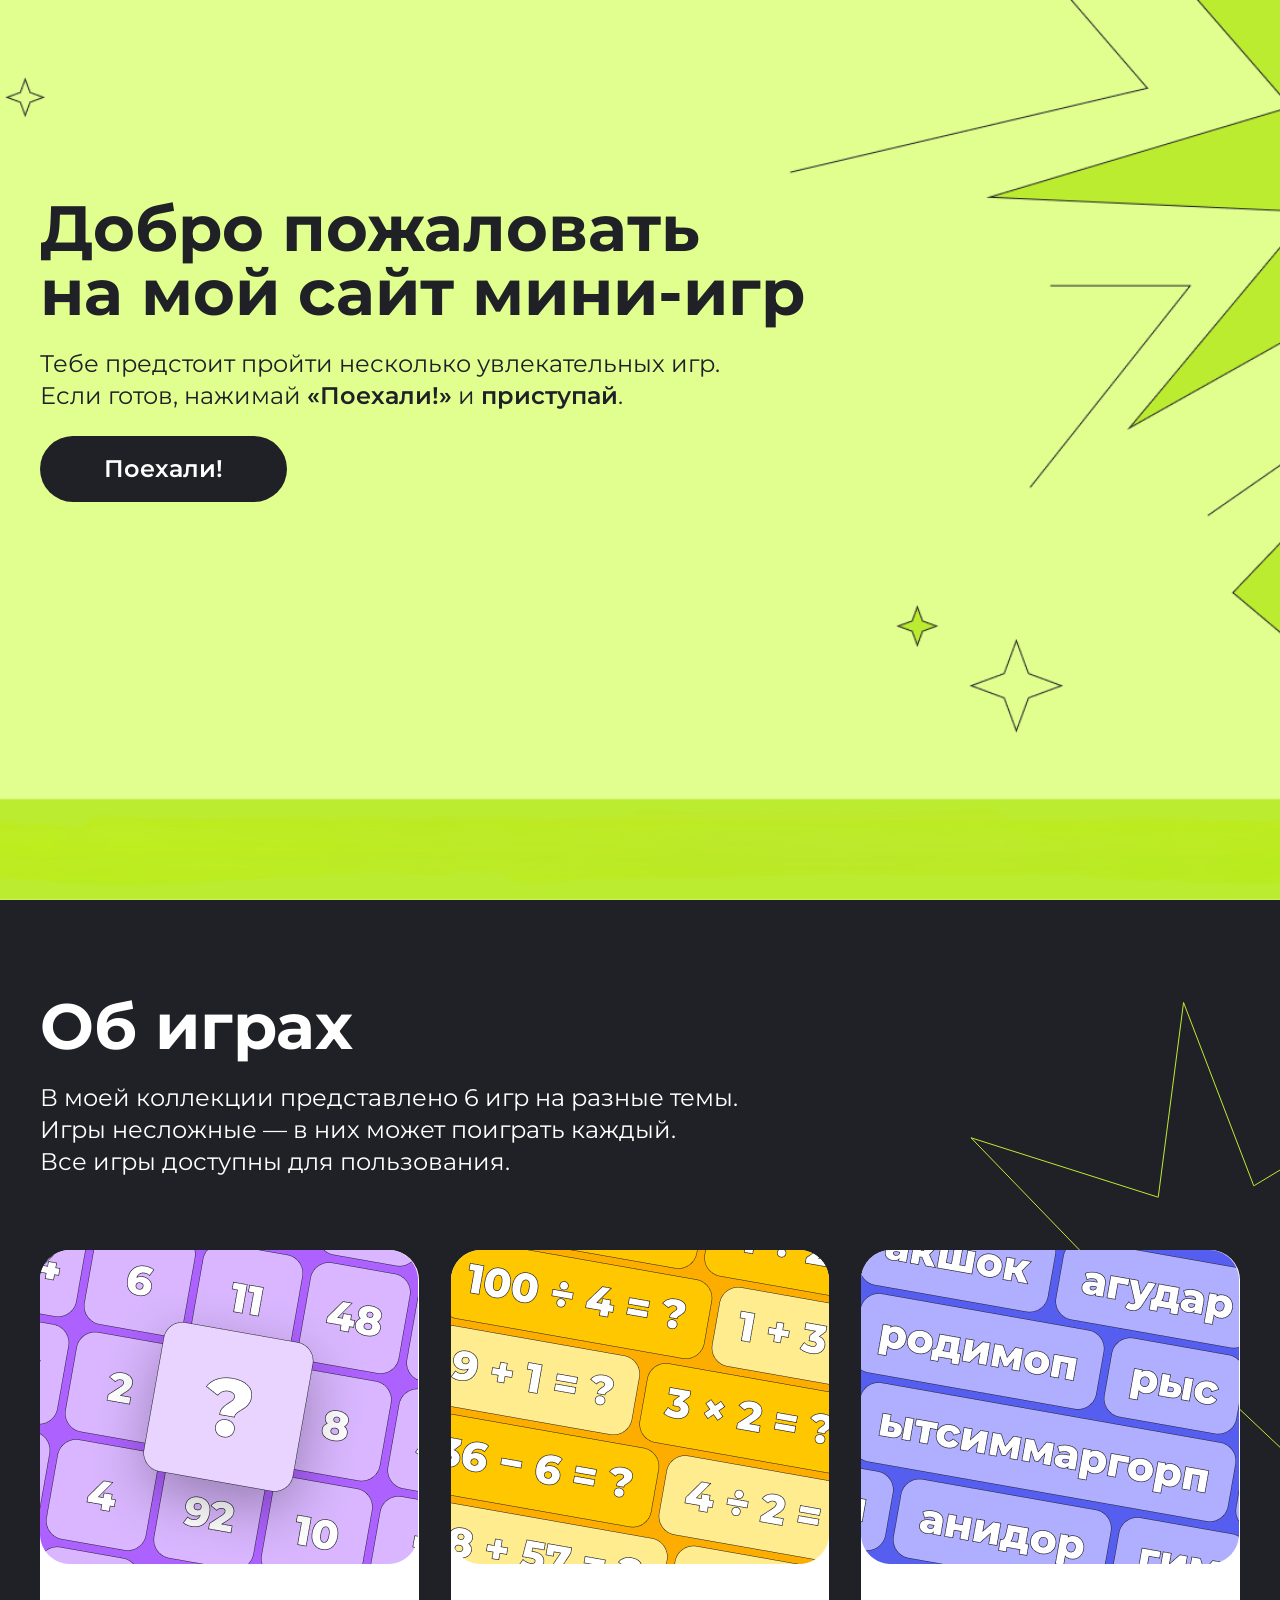
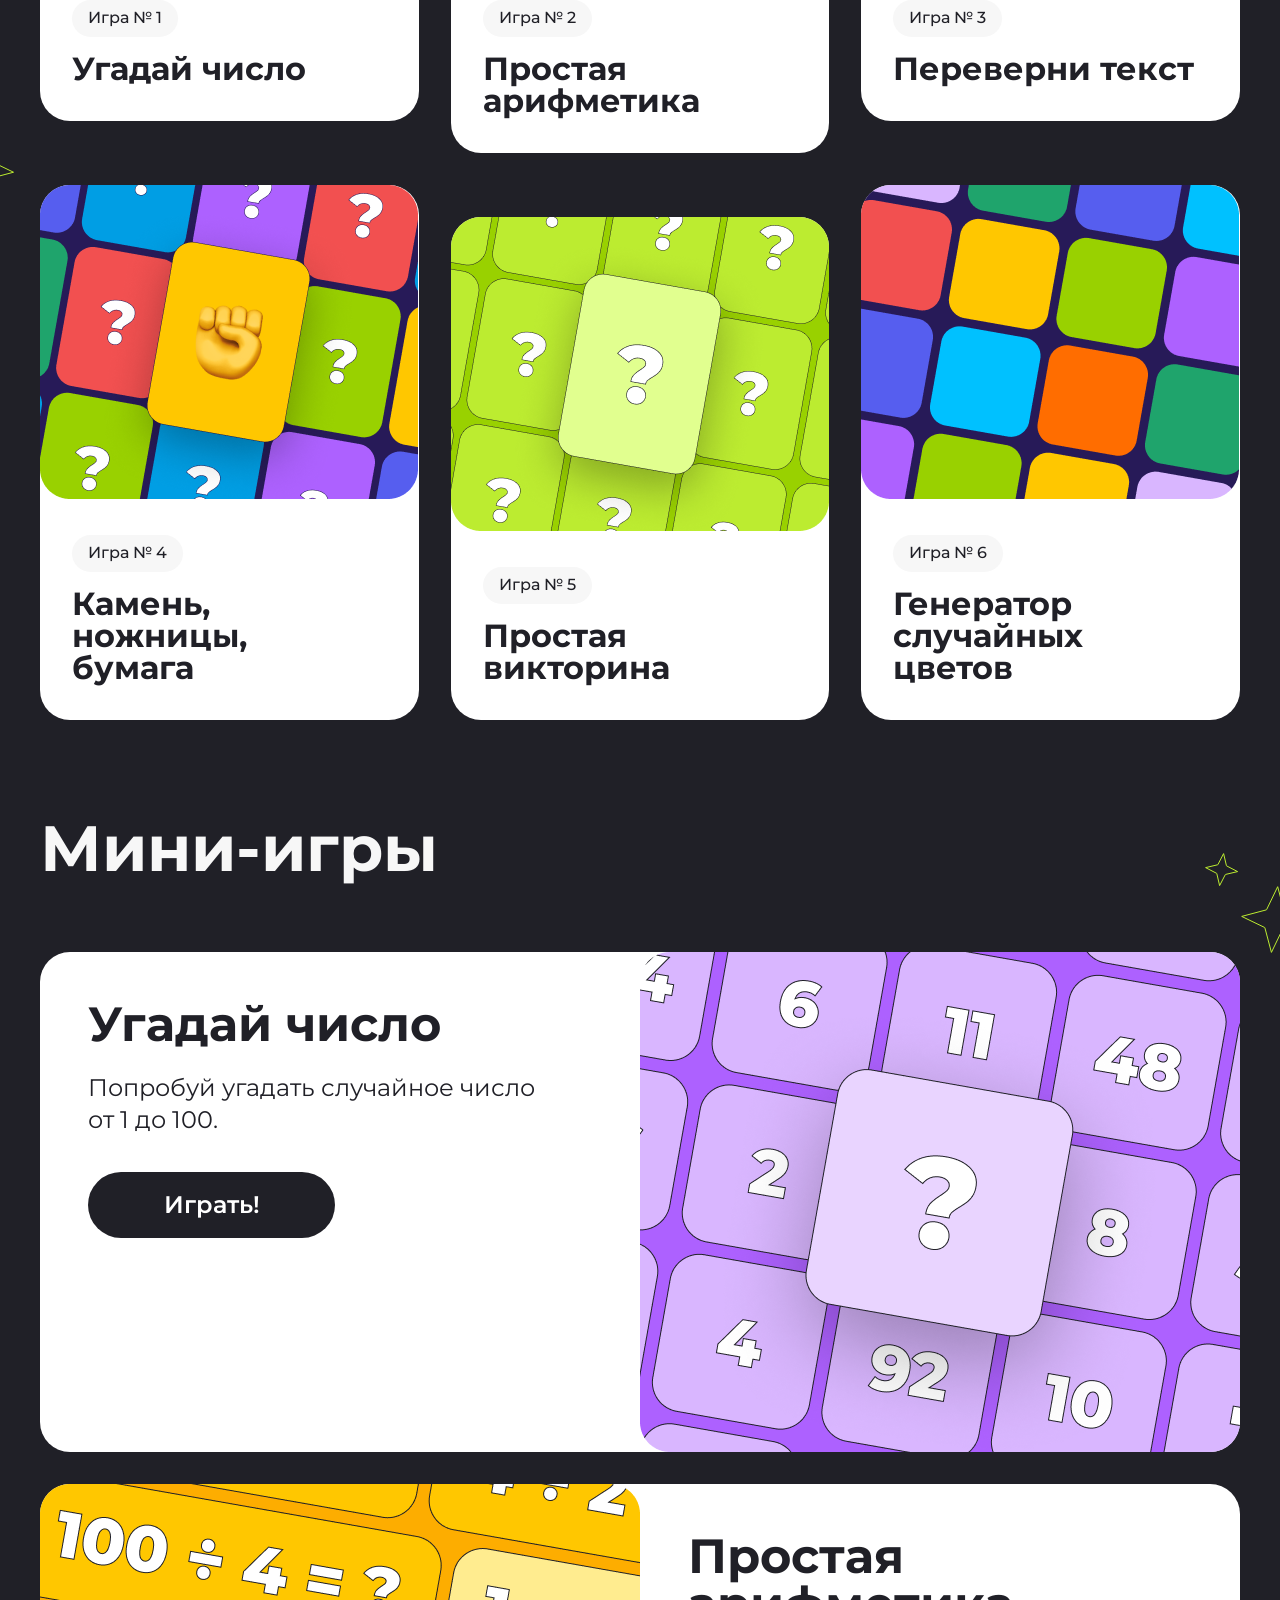
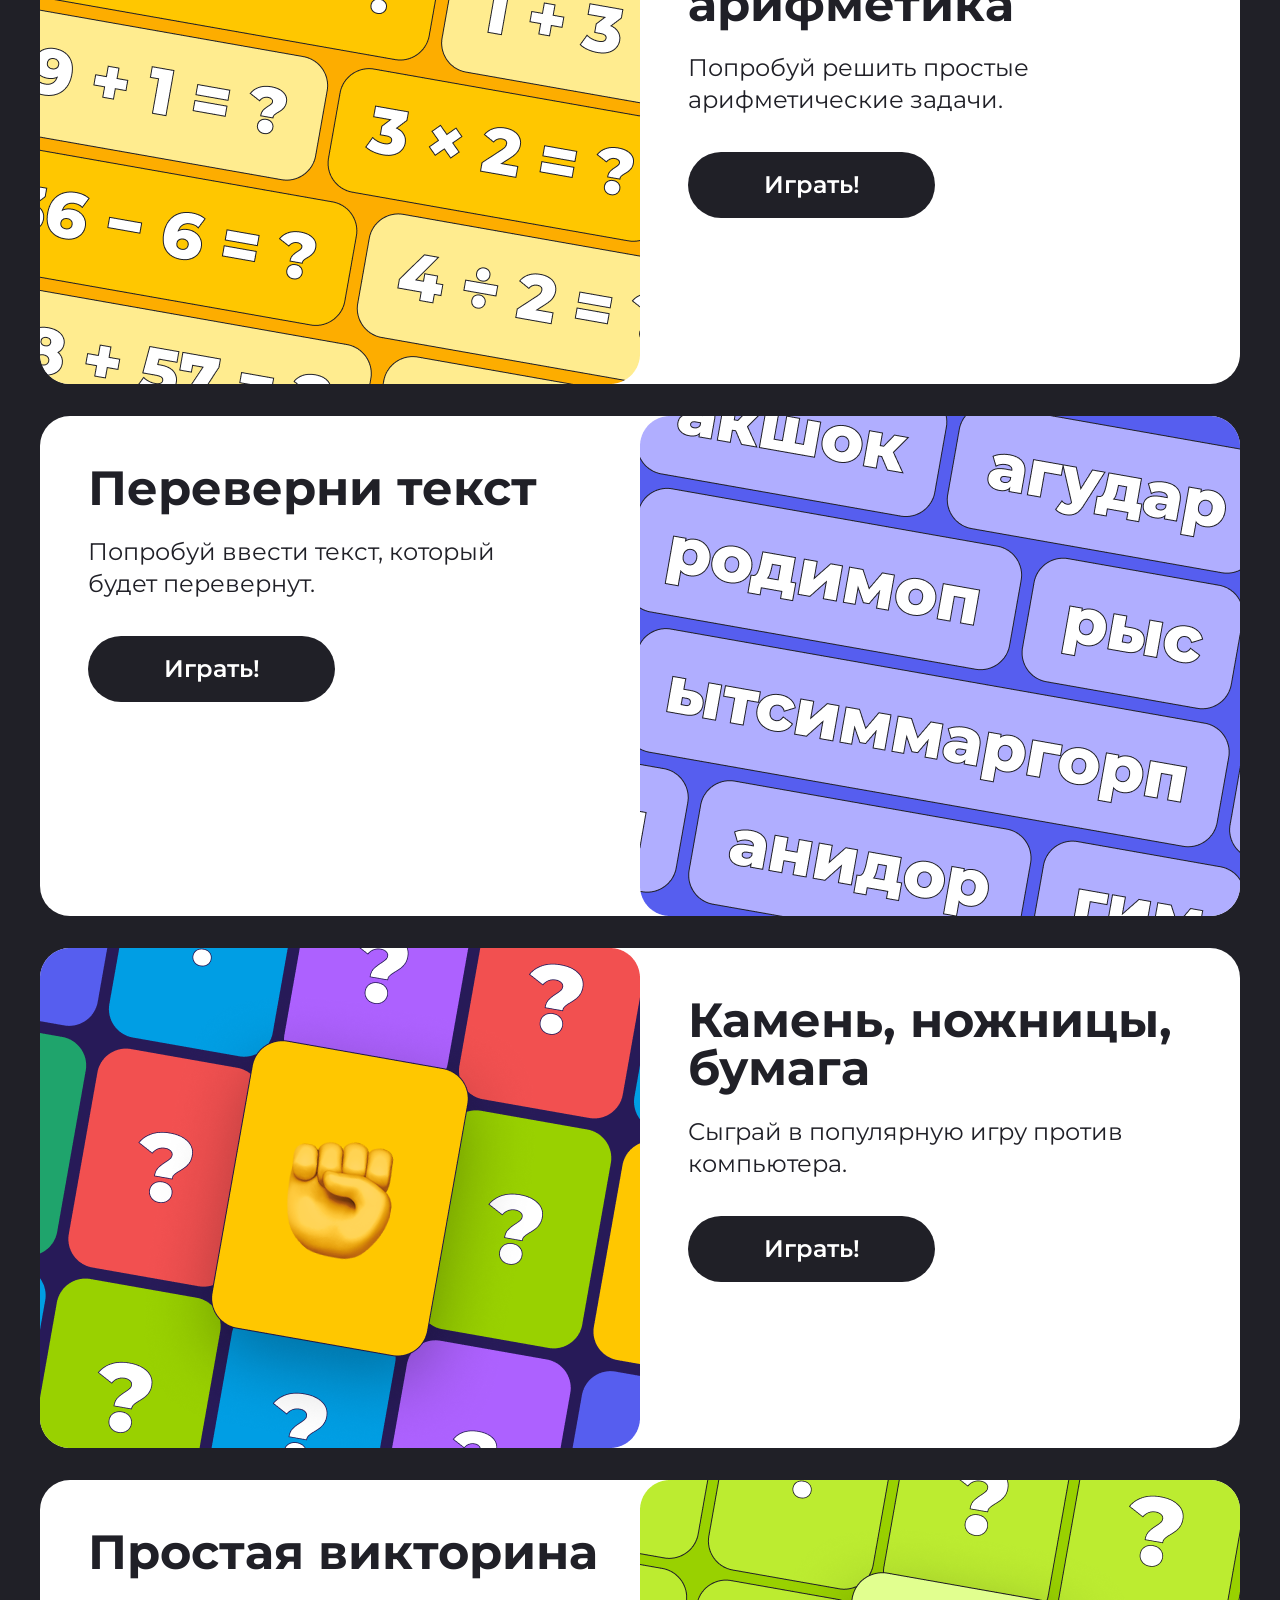
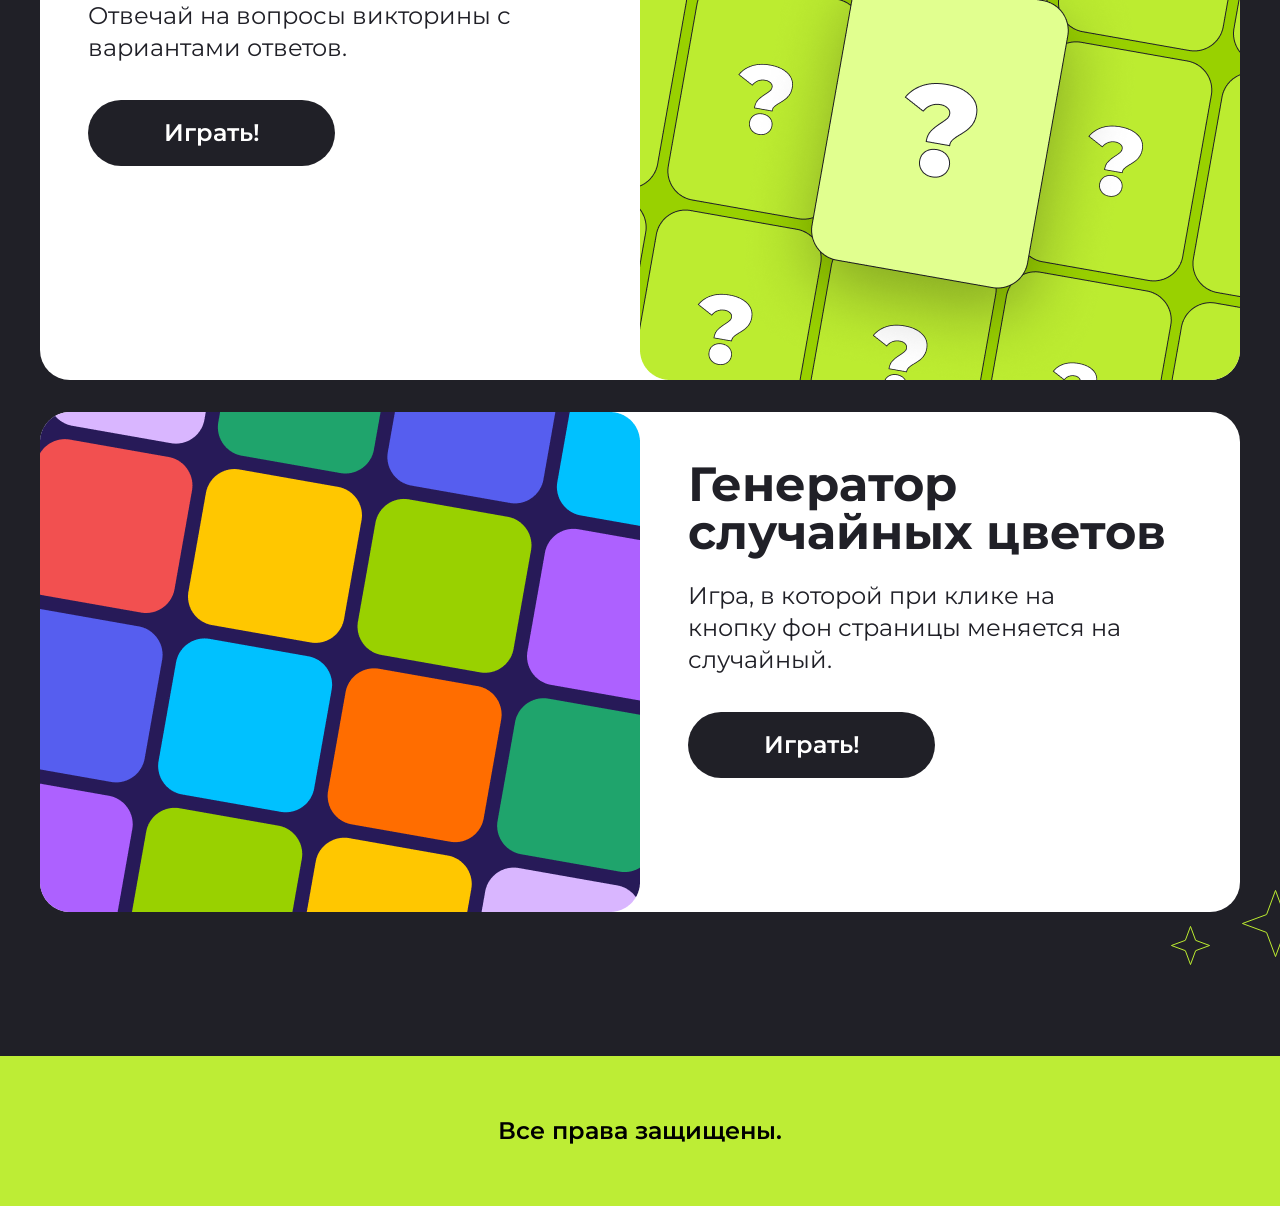
<file: new_sait/index.html>
<!DOCTYPE html>
<html lang="en">

<head>
    <meta charset="UTF-8">
    <meta name="viewport" content="width=device-width, initial-scale=1.0">
    <title>Document</title>
    <link rel="preconnect" href="https://fonts.googleapis.com">
    <link rel="preconnect" href="https://fonts.gstatic.com" crossorigin>
    <link
        href="https://fonts.googleapis.com/css2?family=Montserrat:ital,wght@0,100..900;1,100..900&family=Poppins:ital,wght@0,100;0,200;0,300;0,400;0,500;0,600;0,700;0,800;0,900;1,100;1,200;1,300;1,400;1,500;1,600;1,700;1,800;1,900&display=swap"
        rel="stylesheet">
    <link rel="stylesheet" href="style_for-mini.css">
</head>

<body>
    <header class="header ">
        <div class="header__main center">
            <h1 class="header__zag">
                Добро пожаловать <br> на мой сайт мини-игр
            </h1>
            <p class="header__text">
                Тебе предстоит пройти несколько увлекательных игр.  Если готов, нажимай <span
                    class="header__bold">«Поехали!»</span> и <span class="header__bold">приступай</span>.
            </p>
            <button class="header__but" onclick="location.href='#about'">Поехали!</button>
        </div>
        <div class="header__footer">

        </div>
    </header>

    <main>
        <section class="about" id="about">
            <div class="about__wrapper center">
                <div class="about__opis">

                    <h2 class="about__zag">
                        Об играх
                    </h2>

                    <p class="about__text">
                        В моей коллекции представлено 6 игр на разные темы. <br>
                        Игры несложные — в них может поиграть каждый. <br>
                        Все игры доступны для пользования.
                    </p>
                </div>
                <div class="about__game">

                    <div class="about__item small" onclick="location.href='#game1'">
                        <img src="./img/game-about1.png" alt="" class="about__img">
                        <div class="about__text-box">
                            <p class="about__game-nuumber">Игра № 1</p>
                            <p class="about__game-name">Угадай число</p>
                        </div>
                    </div>

                    <div class="about__item big" onclick="location.href='#game2'">
                        <img src="./img/game-about2.png" alt="" class="about__img">
                        <div class="about__text-box">
                            <p class="about__game-nuumber">Игра № 2</p>
                            <p class="about__game-name">Простая<br> арифметика</p>

                        </div>
                    </div>

                    <div class="about__item small" onclick="location.href='#game3'">
                        <img src="./img/game-about3.png" alt="" class="about__img">
                        <div class="about__text-box">
                            <p class="about__game-nuumber">Игра № 3</p>
                            <p class="about__game-name">Переверни текст</p>
                        </div>
                    </div>

                    <div class="about__item big" onclick="location.href='#game4'">
                        <img src="./img/game-about4.png" alt="" class="about__img">
                        <div class="about__text-box">
                            <p class="about__game-nuumber">Игра № 4</p>
                            <p class="about__game-name">Камень,<br> ножницы,<br> бумага</p>
                        </div>
                    </div>

                    <div class="about__item small order1" onclick="location.href='#game5'">
                        <img src="./img/game-about5.png" alt="" class="about__img">
                        <div class="about__text-box">
                            <p class="about__game-nuumber">Игра № 5</p>
                            <p class="about__game-name">Простая <br> викторина</p>
                        </div>
                    </div>

                    <div class="about__item big " onclick="location.href='#game6'">
                        <img src="./img/game-about6.png" alt="" class="about__img">
                        <div class="about__text-box">
                            <p class="about__game-nuumber">Игра № 6</p>
                            <p class="about__game-name">Генератор <br>случайных<br> цветов</p>
                        </div>
                    </div>
                </div>
            </div>
        </section>
        <section class="mini-game center">
            <h2 class="mini-game__zag">Мини-игры</h2>

            <div class="mini-game__wrapper" id="game1">
                <div class="mini-game__item">
                    <div class="mini-game__text-box">
                        <p class="mini-game__name">Угадай число</p>
                        <p class="mini-game__opis">Попробуй угадать случайное число от 1 до 100.</p>
                        <button class="mini-game__btn" onclick="randomNumberGame()">Играть!</button>
                    </div>
                    <img src="./img/game1.png" alt="" class="mini-game__img">
                </div>
                <div class="mini-game__item" id="game2">
                    <img src="./img/game2.png" alt="" class="mini-game__img">
                    <div class="mini-game__text-box">
                        <p class="mini-game__name">Простая арифметика</p>
                        <p class="mini-game__opis">Попробуй решить простые  арифметические задачи.</p>
                        <button class="mini-game__btn">Играть!</button>
                    </div>
                </div>
                <div class="mini-game__item" id="game3">
                    <div class="mini-game__text-box">
                        <p class="mini-game__name">Переверни текст</p>
                        <p class="mini-game__opis">Попробуй ввести текст, который  будет перевернут.</p>
                        <button class="mini-game__btn">Играть!</button>
                    </div>
                    <img src="./img/game3.png" alt="" class="mini-game__img">
                </div>
                <div class="mini-game__item" id="game4">
                    <img src="./img/game4.png" alt="" class="mini-game__img">
                    <div class="mini-game__text-box">
                        <p class="mini-game__name">Камень, ножницы, бумага</p>
                        <p class="mini-game__opis">Сыграй в популярную игру против компьютера.</p>
                        <button class="mini-game__btn">Играть!</button>
                    </div>
                </div>
                <div class="mini-game__item" id="game5">
                    <div class="mini-game__text-box">
                        <p class="mini-game__name">Простая викторина</p>
                        <p class="mini-game__opis">Отвечай на вопросы викторины  с вариантами ответов.</p>
                        <button class="mini-game__btn">Играть!</button>
                    </div>
                    <img src="./img/game5.png" alt="" class="mini-game__img">
                </div>
                <div class="mini-game__item element" id="game6">
                    <img src="./img/game6.png" alt="" class="mini-game__img">
                    <div class="mini-game__text-box">
                        <p class="mini-game__name">Генератор случайных цветов</p>
                        <p class="mini-game__opis">Игра, в которой при клике на кнопку  фон страницы меняется на
                            случайный.</p>
                        <button class="mini-game__btn">Играть!</button>
                    </div>
                </div>
            </div>
        </section>
    </main>

    <footer class="footer">
        Все права защищены.
    </footer>

    <script src="hw-5.js"></script>
</body>

</html>
</file>
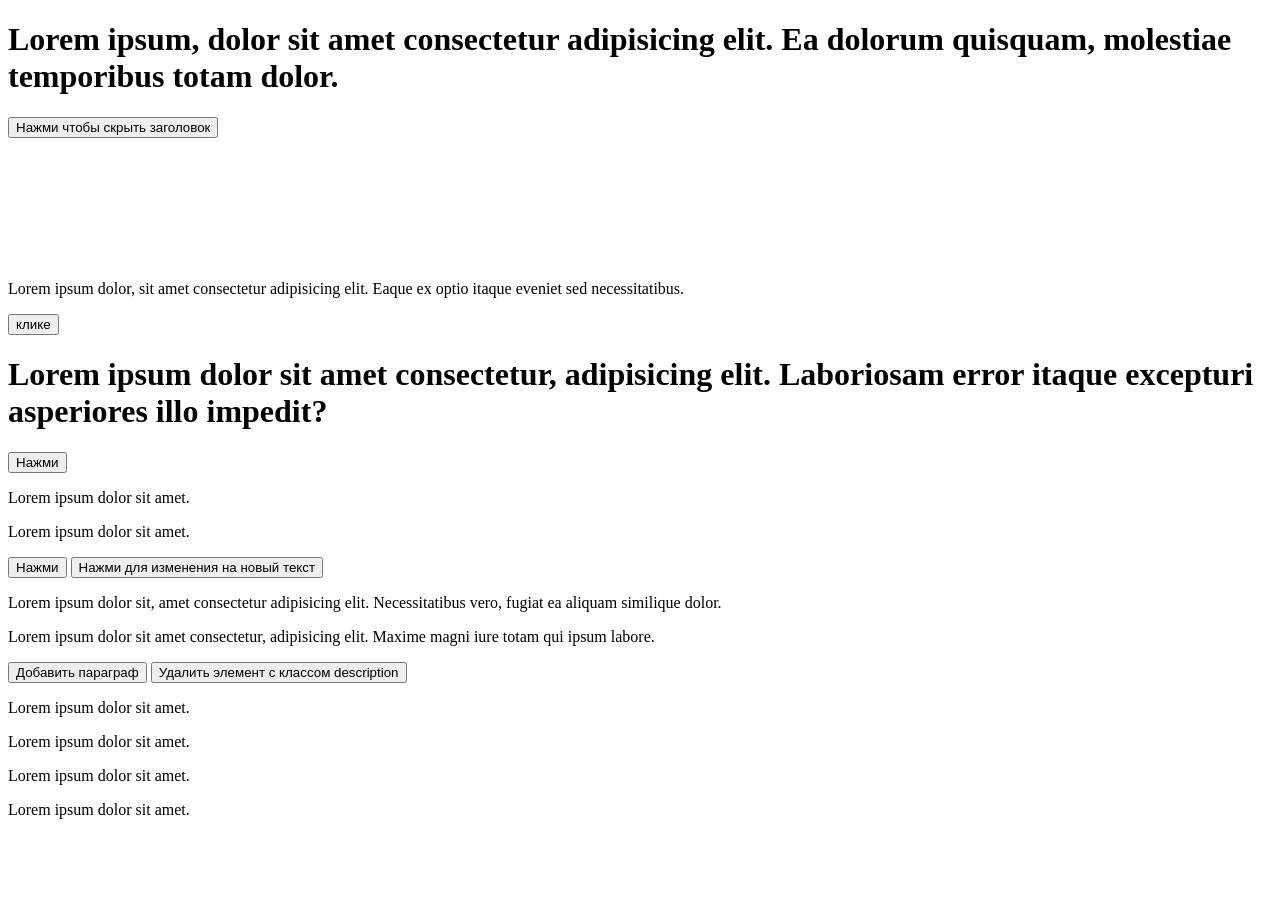
<file: new_sait/new.html>
<!DOCTYPE html>
<html lang="en">

<head>
    <meta charset="UTF-8">
    <meta name="viewport" content="width=device-width, initial-scale=1.0">
    <title>Document</title>
</head>

<body>

    <h1 class="test">Lorem ipsum, dolor sit amet consectetur adipisicing elit. Ea dolorum quisquam, molestiae temporibus
        totam dolor.</h1>
    <button class="test__click">Нажми чтобы скрыть заголовок</button>

    <br><br><br><br><br><br><br><br>

    <p class="ElemColor">Lorem ipsum dolor, sit amet consectetur adipisicing elit. Eaque ex optio itaque eveniet sed
        necessitatibus.</p>

    <button class="btnColor">клике</button>

    <h1 class="text">Lorem ipsum dolor sit amet consectetur, adipisicing elit. Laboriosam error itaque excepturi
        asperiores illo impedit?</h1>
    <button class="textTrade">Нажми</button>


    <p class="description">Lorem ipsum dolor sit amet.</p>
    <p class="description">Lorem ipsum dolor sit amet.</p>

    <button class="btntrade2">Нажми</button>

    <button class="btntrade3">Нажми для изменения на новый текст </button><br>
    
    <p class="description">Lorem ipsum dolor sit, amet consectetur adipisicing elit. Necessitatibus vero, fugiat ea aliquam similique dolor.</p>
    <p class="description">Lorem ipsum dolor sit amet consectetur, adipisicing elit. Maxime magni iure totam qui ipsum labore.</p>

    <button class="addBtn">Добавить параграф</button>

    <button class="remove">Удалить элемент с классом description</button>

    
    <p class="description">Lorem ipsum dolor sit amet.</p>
    <p class="description">Lorem ipsum dolor sit amet.</p>

    <p class="description">Lorem ipsum dolor sit amet.</p>
    <p class="description">Lorem ipsum dolor sit amet.</p>


    <script src="hw-9.js"></script>

</body>

</html>
</file>
<file: new_sait/style_for-mini.css>
* {
  margin: 0;
  padding: 0;
  font-family: "Montserrat";
}

.center {
  padding-left: calc(50% - 600px);
  padding-right: calc(50% - 600px);
}

html {
  scroll-behavior: smooth;
}

button {
  border: none;
}

.header {
  background-image: url(./img/kryt.png);
  min-height: 100vh;
  background-repeat: no-repeat;
  background-size: cover;
  background-position: center center;
}
.header__main {
  padding-top: 196px;
  display: flex;
  gap: 24px;
  flex-direction: column;
}
.header__but {
  width: 247px;
  padding: 16px 28px;
  background-color: #202027;
  color: white;
  border-radius: 60px;
  font-weight: 600;
  font-size: 24px;
  line-height: 142%;
  letter-spacing: 0%;
  text-align: center;
}
.header__zag {
  font-weight: 700;
  font-size: 64px;
  line-height: 100%;
  letter-spacing: 0px;
  color: #202027;
}
.header__text {
  font-weight: 400;
  font-size: 24px;
  line-height: 32px;
  letter-spacing: 0px;
  vertical-align: middle;
  max-width: 720px;
  color: #202027;
}
.header__bold {
  font-weight: 600;
  font-size: 24px;
  line-height: 32px;
  letter-spacing: 0px;
  color: #202027;
}
.header__but:hover {
  background-color: white;
  color: black;
  transition: all 1.5s;
}

.about {
  background-color: #202027;
  padding-bottom: 96px;
  padding-top: 94px;
}
.about__wrapper {
  display: flex;
  flex-direction: column;
  gap: 72px;
}
.about__zag {
  font-weight: 700;
  font-size: 64px;
  line-height: 100%;
  letter-spacing: 0px;
  color: white;
}
.about__text {
  font-weight: 400;
  font-size: 24px;
  line-height: 32px;
  letter-spacing: 0px;
  color: white;
}
.about__opis {
  display: flex;
  gap: 24px;
  flex-direction: column;
  position: relative;
}
.about__game-nuumber {
  padding: 8px 16px 10px;
  background-color: #F7F7F7;
  font-weight: 500;
  font-style: Medium;
  font-size: 16px;
  letter-spacing: 0px;
  border-radius: 53px;
  display: inline-block;
  margin-bottom: 16px;
  color: #202027;
}
.about__game-name {
  font-weight: 700;
  font-style: Bold;
  font-size: 32px;
  line-height: 100%;
  letter-spacing: 0px;
  color: #202027;
}
.about__item {
  background-color: #FFFFFF;
  border-radius: 30px;
  z-index: 1;
}
.about__game {
  display: grid;
  grid-template-columns: repeat(12, 1fr);
  align-items: start;
  gap: 32px;
  position: relative;
}
.about__text-box {
  padding-left: 32px;
  padding-top: 32px;
  padding-bottom: 36px;
}
.about__img {
  max-width: 100%;
}
.about__item:hover {
  transform: scale(1.1);
  transition: all 1.5s;
}
.about__game::before {
  content: url(./img/Star\ 1.svg);
  position: absolute;
  top: -250px;
  right: -160px;
  z-index: 0;
}
.about__game::after {
  content: url(./img/Star\ 12.svg);
  position: absolute;
  z-index: 0;
  left: -80px;
  top: 46%;
  z-index: 0;
}
.about__opis::before {
  content: url(./img/Star\ 11.svg);
  position: absolute;
  z-index: 0;
  left: -94px;
  top: 389%;
}

.order1 {
  align-self: flex-end;
}

.big {
  grid-column: span 4;
}

.small {
  grid-column: span 4;
}

.mini-game {
  background-color: #202027;
  padding-bottom: 144px;
}
.mini-game__zag {
  font-weight: 700;
  font-size: 64px;
  line-height: 100%;
  letter-spacing: 0px;
  color: #F7F7F7;
  margin-bottom: 72px;
}
.mini-game__wrapper {
  display: flex;
  flex-direction: column;
  gap: 32px;
  position: relative;
}
.mini-game__item {
  background-color: #FFFFFF;
  border-radius: 30px;
  display: flex;
  justify-content: space-between;
}
.mini-game__text-box {
  flex-grow: 600px;
  padding-left: 48px;
  flex-grow: 1;
  padding-top: 48px;
}
.mini-game__img {
  flex-grow: 600px;
}
.mini-game__btn {
  width: 247px;
  padding: 16px 28px;
  background-color: #202027;
  color: white;
  border-radius: 60px;
  font-weight: 600;
  font-size: 24px;
  line-height: 142%;
  letter-spacing: 0%;
  text-align: center;
}
.mini-game__name {
  font-weight: 700;
  font-style: Bold;
  font-size: 48px;
  line-height: 100%;
  letter-spacing: 0px;
  margin-bottom: 24px;
  color: #202027;
}
.mini-game__opis {
  font-weight: 400;
  font-size: 24px;
  line-height: 32px;
  letter-spacing: 0px;
  margin-bottom: 36px;
  width: 457px;
  color: #202027;
}
.mini-game__btn:hover {
  background-color: white;
  color: black;
  transition: all 1.5s;
}
.mini-game__wrapper::after {
  content: url(./img/Star\ 6.svg);
  position: absolute;
  left: 100%;
  top: -67px;
}
.mini-game__wrapper::before {
  content: url(./img/Star\ 7.svg);
  position: absolute;
  left: 97%;
  top: -100px;
}

.footer {
  background-color: #BDED35;
  height: 150px;
  display: flex;
  justify-content: center;
  align-items: center;
  font-weight: 600;
  font-size: 24px;
  line-height: 100%;
  letter-spacing: 0px;
  position: relative;
}

.element::after {
  content: url(./img/Star\ 8.svg);
  position: absolute;
  bottom: -50px;
  right: -70px;
}

.element::before {
  content: url(./img/Star\ 10.svg);
  position: absolute;
  bottom: -58px;
  right: 29px;
}

button:hover {
  border: none;
}

@media (max-width: 1200px) {
  .center {
    padding-left: calc(50% - 400px);
    padding-right: calc(50% - 400px);
  }
  .mini-game__zag {
    font-size: 52px;
    padding-top: 49px;
  }
  .mini-game__text-box {
    padding-bottom: 32px;
    padding-left: 32px;
    width: 400px;
  }
  .mini-game__name {
    font-size: 24px;
  }
  .mini-game__opis {
    font-size: 16px;
    width: 275px;
    line-height: 24px;
  }
  .mini-game__img {
    width: 400px;
  }
  .mini-game__wrapper::after {
    content: none;
    display: none;
  }
  .mini-game__wrapper::before {
    content: none;
    display: none;
  }
  .header {
    height: 30vh;
  }
  .header__zag {
    font-size: 52px;
  }
  .header__text {
    font-size: 24px;
  }
  .header__bold {
    font-size: 24px;
  }
  .header__main {
    padding-top: 147px;
  }
  .header__but {
    padding-top: 16px;
    padding-bottom: 16px;
    font-size: 24px;
  }
  .footer {
    font-size: 24px;
  }
  .element::after {
    content: none;
    display: none;
  }
  .element::before {
    content: none;
    display: none;
  }
  .about__game::before {
    content: none;
    display: none;
  }
  .about__game::after {
    content: none;
    display: none;
  }
  .about__opis::before {
    content: none;
    display: none;
  }
  .about__game-name {
    font-size: 22px;
  }
  .about__text-box {
    padding-left: 20px;
  }
}
@media (max-width: 800px) {
  .center {
    padding-left: calc(50% - 172px);
    padding-right: calc(50% - 172px);
  }
  .about {
    display: none;
  }
  .mini-game {
    padding-bottom: 49px;
  }
  .mini-game__zag {
    font-size: 40px;
    padding-top: 49px;
    margin-bottom: 48px;
  }
  .mini-game__item {
    flex-direction: column;
    padding-bottom: 32px;
  }
  .mini-game__text-box {
    order: 1;
    padding-top: 29px;
    padding-bottom: 0;
  }
  .mini-game__img {
    order: 0;
    width: 100%;
  }
  .mini-game__name {
    font-size: 32px;
    margin-bottom: 16px;
    width: 200px;
  }
  .mini-game__opis {
    font-size: 16px;
    margin-bottom: 32px;
    line-height: 24px;
    width: 275px;
  }
  .mini-game__btn {
    width: 285px;
    font-size: 16px;
    font-weight: 600;
    font-size: 16px;
    line-height: 142%;
    letter-spacing: 0%;
    text-align: center;
  }
  .mini-game__wrapper::after {
    content: none;
    display: none;
  }
  .mini-game__wrapper::before {
    content: none;
    display: none;
  }
  .header {
    background-image: url(./img/header_fon_mob.svg);
    height: 700px;
    position: relative;
  }
  .header__zag {
    font-size: 40px;
    text-align: center;
  }
  .header__text {
    font-size: 16px;
    text-align: center;
    position: relative;
    line-height: 100%;
  }
  .header__bold {
    font-size: 16px;
  }
  .header__main {
    padding-top: 118px;
    align-items: center;
    position: relative;
  }
  .header__but {
    font-size: 16px;
    position: relative;
    width: 285px;
  }
  .header__footer {
    background-color: #BDED35;
    width: 100%;
    height: 52px;
    margin-top: 158px;
  }
  .header__main::before {
    content: url(./img/Star\ 5.svg);
    position: relative;
    top: 430px;
    right: -80px;
  }
  .header__but::before {
    content: url(./img/Star\ 4.svg);
    position: absolute;
    top: 90px;
    right: -15px;
  }
  .header__but::after {
    position: absolute;
    content: url(./img/Star\ 3.svg);
    top: -420px;
    left: 10px;
  }
  .header__text::before {
    content: url(./img/Star\ 2.svg);
    top: -265px;
    left: 10px;
    position: absolute;
  }
  .header::after {
    content: url(./img/big_star.svg);
    top: 0;
    right: 0;
    position: absolute;
  }
  .footer {
    font-size: 16px;
    height: 100px;
  }
  .element::after {
    content: none;
    display: none;
  }
  .element::before {
    content: none;
    display: none;
  }
}/*# sourceMappingURL=style_for-mini.css.map */
</file>
